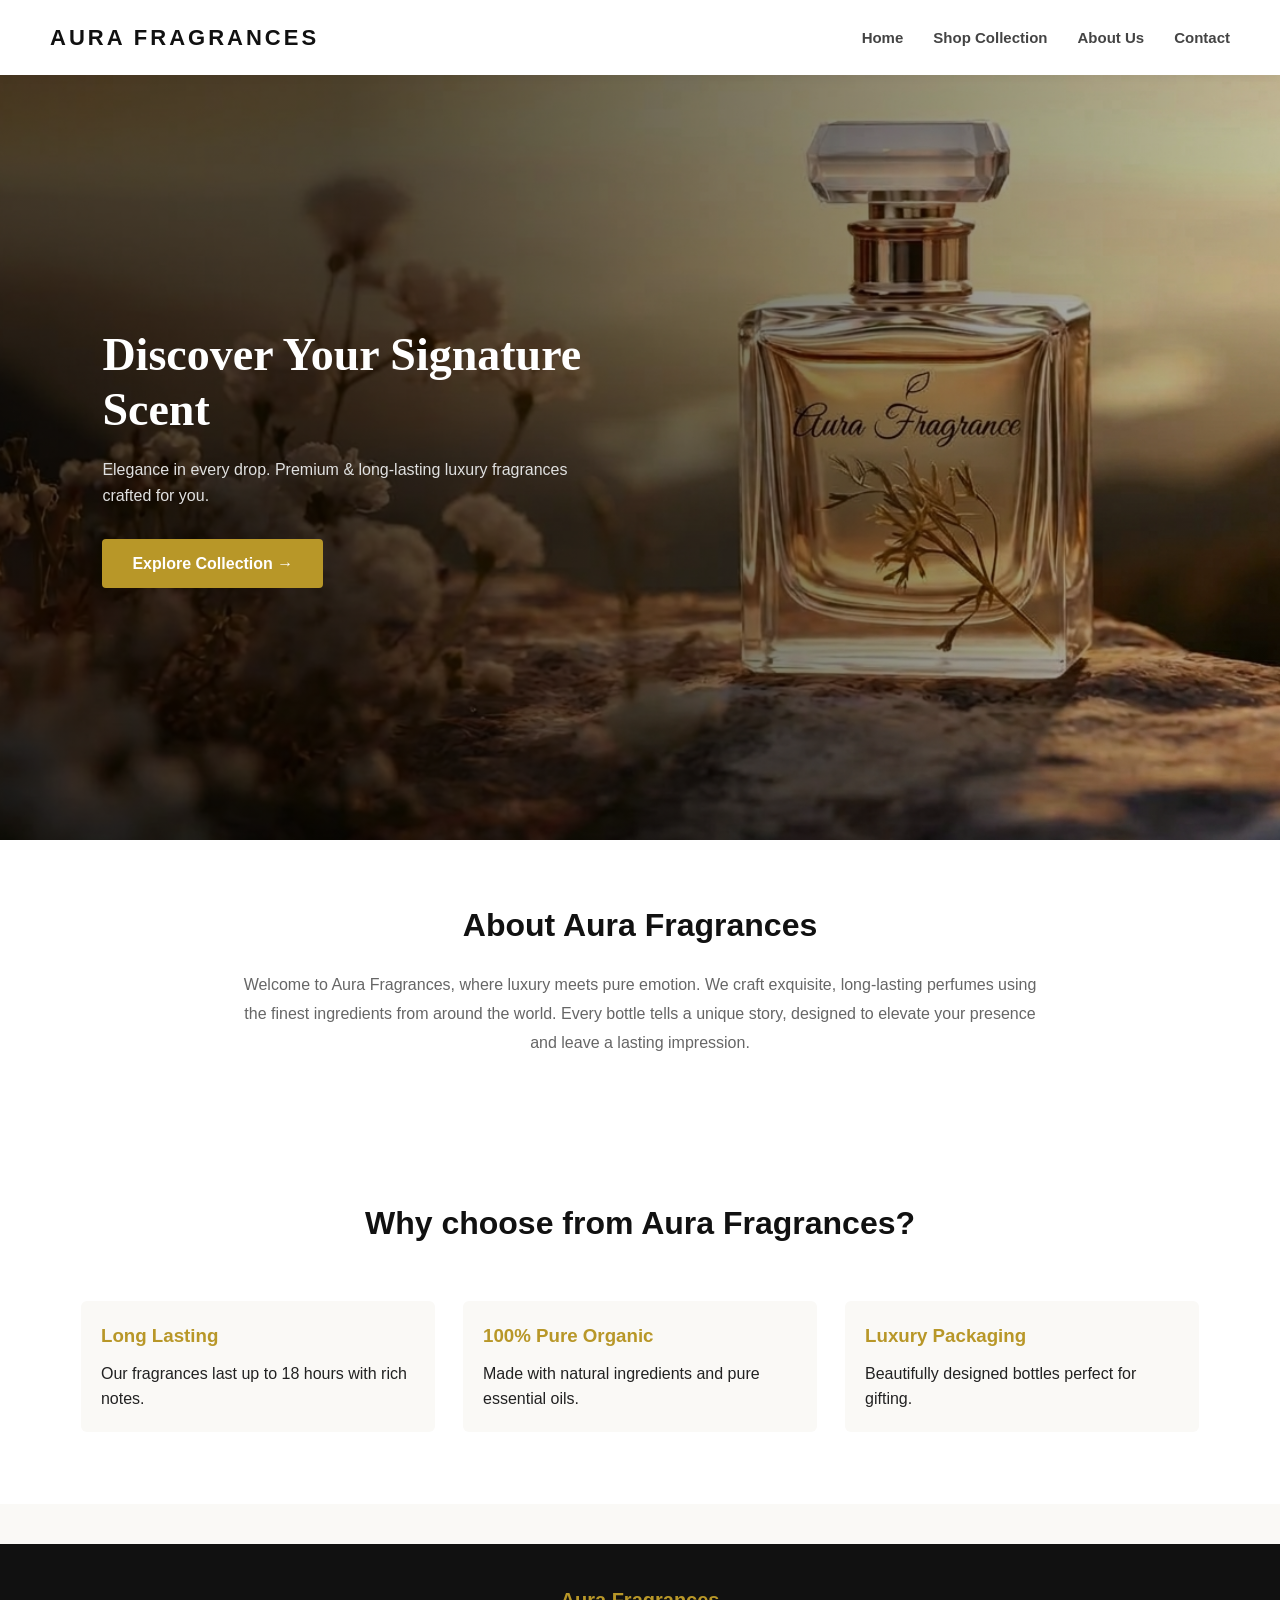
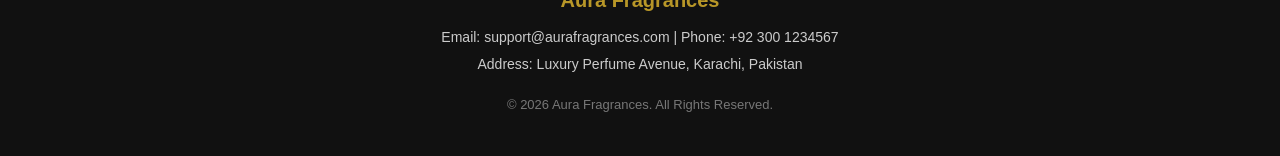
<file: index.html>
<!DOCTYPE html>
<html lang="en">
<head>
    <meta charset="UTF-8">
    <meta name="viewport" content="width=device-width, initial-scale=1.0">
    <title>Aura Fragrances | Home</title>
    <link rel="stylesheet" href="indexstyle.css">
</head>
<body>

    
    <header>
       <div class="logo">
    <a href="index.html" style="text-decoration: none; color: inherit;">AURA FRAGRANCES</a>
</div>
       <nav>
    <ul>
        <li><a href="index.html">Home</a></li>
        <li><a href="shop.html">Shop Collection</a></li>
        <li><a href="index.html#about">About Us</a></li>
        <li><a href="#footer">Contact</a></li>
    </ul>
</nav>
    </header>

   
    <section class="hero">
        <div class="hero-content">
            <h1>Discover Your Signature Scent</h1>
            <p>Elegance in every drop. Premium & long-lasting luxury fragrances crafted for you.</p>
        
            <a href="shop.html" class="hero-btn">Explore Collection &rarr;</a>
        </div>
    </section>
  
<section id="about" style="padding: 60px 20px; background: #fff; text-align: center;">
    <div style="max-width: 800px; margin: 0 auto;">
        <h2 style="font-size: 32px; color: #111; margin-bottom: 20px;">About Aura Fragrances</h2>
        <p style="color: #666; font-size: 16px; line-height: 1.8; margin-bottom: 20px;">
            Welcome to Aura Fragrances, where luxury meets pure emotion. We craft exquisite, long-lasting perfumes using the finest ingredients from around the world. Every bottle tells a unique story, designed to elevate your presence and leave a lasting impression.
        </p>
       </div>
    
</section>
  
    <section class="features">
        <h2>Why choose from Aura Fragrances?</h2>
        <div class="feature-box">
            <h3>Long Lasting</h3>
            <p>Our fragrances last up to 18 hours with rich notes.</p>
        </div>
        <div class="feature-box">
            <h3>100% Pure Organic</h3>
            <p>Made with natural ingredients and pure essential oils.</p>
        </div>
        <div class="feature-box">
            <h3>Luxury Packaging</h3>
            <p>Beautifully designed bottles perfect for gifting.</p>
        </div>
    
    </section>

   
<footer id="footer" style="background: #111; color: #fff; padding: 40px 20px; text-align: center; margin-top: 40px;">
    <div style="max-width: 800px; margin: 0 auto; margin-bottom: 20px;">
        <h3 style="color: #b89728; margin-bottom: 10px; font-size: 20px;">Aura Fragrances</h3>
        <p style="font-size: 14px; color: #ccc; margin-bottom: 5px;">Email: support@aurafragrances.com | Phone: +92 300 1234567</p>
        <p style="font-size: 14px; color: #ccc;">Address: Luxury Perfume Avenue, Karachi, Pakistan</p>
    </div>
    <p style="font-size: 13px; color: #777;">&copy; 2026 Aura Fragrances. All Rights Reserved.</p>
</footer>

<div id="cart-overlay" class="cart-overlay" onclick="toggleCart()"></div>

<div id="cart-drawer" class="cart-drawer">
   
    <div class="cart-header">
        <h3>Your Shopping Bag</h3>
        <button class="close-btn" onclick="toggleCart()">&times;</button>
    </div>

  
    <div id="cart-view" class="cart-view">
        <div id="cart-items" class="cart-items-container">
           
        </div>

        <div class="cart-footer">
            <div class="subtotal-row">
                <span>Subtotal:</span>
                <span id="cart-subtotal">Rs. 0</span>
            </div>
            <button class="checkout-btn" onclick="showCustomerForm()">Proceed to Checkout</button>
        </div>
    </div>

   
    <div id="checkout-view" class="checkout-view" style="display: none;">
        <button class="back-to-cart-btn" onclick="showCartView()">&larr; Back to Cart</button>
        <h4>Shipping Details</h4>
        
        <form id="checkout-form" onsubmit="placeOrder(event)">
            <div class="form-group">
                <label>Full Name *</label>
                <input type="text" id="cust-name" required placeholder="e.g. Ali Khan">
            </div>
            <div class="form-group">
                <label>Phone Number *</label>
                <input type="tel" id="cust-phone" required placeholder="0300-1234567">
            </div>
            <div class="form-group">
                <label>City *</label>
                <input type="text" id="cust-city" required placeholder="e.g. Lahore / Karachi">
            </div>
            <div class="form-group">
                <label>Complete Shipping Address *</label>
                <textarea id="cust-address" required rows="3" placeholder="House #, Street, Area..."></textarea>
            </div>
            
            <div class="payment-method-box">
                <p><strong>Payment Method:</strong> Cash on Delivery (COD)</p>
            </div>

            <button type="submit" class="place-order-btn">Confirm & Place Order</button>
        </form>
    </div>
</div>
<div id="custom-toast">Your cart is empty. Please add items to checkout.</div>
<script src="indexscript.js"></script>
</body>
</html>
</file>
<file: indexstyle.css>
* {
    margin: 0;
    padding: 0;
    box-sizing: border-box;
    font-family: 'Segoe UI', Tahoma, Geneva, Verdana, sans-serif;
}

body {
    background-color: #faf9f6;
    color: #222;
    line-height: 1.6;
}

header {
    display: flex;
    justify-content: space-between;
    align-items: center;
    padding: 20px 50px;
    background: #ffffff;
    box-shadow: 0 2px 10px rgba(0,0,0,0.05);
    position: sticky;
    top: 0;
    z-index: 100;
}

.logo {
    font-size: 22px;
    font-weight: bold;
    letter-spacing: 3px;
    color: #111;
}

nav ul {
    display: flex;
    list-style: none;
    gap: 30px;
}

nav ul li a {
    text-decoration: none;
    color: #444;
    font-weight: 600;
    font-size: 15px;
    transition: color 0.3s ease;
}

nav ul li a:hover, nav ul li a.active {
    color: #b89728;
}

.cart-btn {
    cursor: pointer;
    background-color: #111;
    color: #fff;
    padding: 8px 18px;
    border-radius: 20px;
    font-size: 14px;
    font-weight: 600;
    transition: background 0.3s ease;
}

.cart-btn:hover {
    background-color: #b89728;
}


.hero {
    height: 85vh;
    display: flex;
    align-items: center;
    justify-content: flex-start;
    padding: 0 8%;
    position: relative;
    overflow: hidden; 
    color: white;
}

.hero::before {
    content: '';
    position: absolute;
    top: 0;
    left: 0;
    width: 100%;
    height: 100%;
    
   
    background: linear-gradient(to right, rgba(0, 0, 0, 0.7) 30%, rgba(0, 0, 0, 0.2) 100%), 
                url('image_21405623.jpg') no-repeat center top / cover;
    
    transform: scale(1.15);
    
   
    transition: transform 0.8s cubic-bezier(0.25, 1, 0.5, 1);
    z-index: 1;
}

.hero:hover::before {
   
    transform: scale(1);
}
.hero-content {
    max-width: 480px;
    text-align: left;
    position: relative;
    z-index: 2; 
}

.hero-content h1 {
    font-size: 46px;
    font-family: serif;
    margin-bottom: 20px;
    line-height: 1.2;
    color: #ffffff;
}

.hero-content p {
    font-size: 16px;
    margin-bottom: 30px;
    color: #e0e0e0;
    line-height: 1.6;
}

.hero-btn {
    display: inline-block;
    background: #b89728;
    color: #ffffff;
    padding: 12px 30px;
    text-decoration: none;
    border-radius: 4px;
    font-weight: bold;
    transition: background 0.3s ease, transform 0.2s ease;
}

.hero-btn:hover {
    background: #ffffff;
    color: #111111;
    transform: translateY(-2px);
}

.features {
    padding: 60px 50px;
    text-align: center;
    background: #fff;
}

.features h2 {
    font-size: 32px;
    margin-bottom: 40px;
    color: #111;
}

.feature-box {
    display: inline-block;
    width: 30%;
    margin: 1%;
    padding: 20px;
    background: #faf9f6;
    border-radius: 6px;
    text-align: left;
}

.feature-box h3 {
    margin-bottom: 10px;
    color: #b89728;
}


.shop-header {
    text-align: center;
    padding: 40px 20px 20px 20px;
}

.shop-header h1 {
    font-size: 36px;
    color: #111;
    margin-bottom: 10px;
}

.products-section {
    padding: 40px 50px;
}

.products-grid {
    display: grid;
    grid-template-columns: repeat(auto-fit, minmax(260px, 1fr));
    gap: 30px;
}

.product-card {
    background: #fff;
    border: 1px solid #e5e5e5;
    padding: 20px;
    text-align: center;
    border-radius: 8px;
    transition: transform 0.3s ease, box-shadow 0.3s ease;
}

.product-card:hover {
    transform: translateY(-5px);
    box-shadow: 0 10px 20px rgba(0,0,0,0.08);
}

.product-card img {
    width: 100%;
    height: 220px;
    object-fit: cover;
    border-radius: 6px;
    margin-bottom: 15px;
}

.product-card h3 {
    font-size: 18px;
    margin-bottom: 8px;
    color: #222;
}

.product-card p {
    color: #666;
    font-size: 14px;
    margin-bottom: 12px;
}

.price {
    font-weight: bold;
    color: #b89728;
    font-size: 16px;
    margin-bottom: 15px;
}


.add-btn {
    background-color: #111;
    color: white;
    border: none;
    padding: 10px 20px;
    cursor: pointer;
    border-radius: 4px;
    font-weight: 600;
    transition: background 0.3s ease;
}

.add-btn:hover {
    background-color: #b89728;
}


.cart-modal {
    display: none;
    position: fixed;
    top: 0;
    right: 0;
    width: 350px;
    height: 100%;
    background: #fff;
    box-shadow: -5px 0 15px rgba(0,0,0,0.1);
    z-index: 1000;
    padding: 25px;
    overflow-y: auto;
}

.cart-content h2 {
    margin-bottom: 20px;
    font-size: 22px;
}

.close-btn {
    font-size: 28px;
    cursor: pointer;
    float: right;
    font-weight: bold;
    color: #555;
}

.close-btn:hover {
    color: #000;
}

.cart-footer {
    margin-top: 30px;
    border-top: 1px solid #ddd;
    padding-top: 20px;
}

.checkout-btn {
    width: 100%;
    background-color: #28a745;
    color: white;
    border: none;
    padding: 12px;
    font-size: 16px;
    font-weight: bold;
    cursor: pointer;
    border-radius: 4px;
    margin-top: 15px;
    transition: background 0.3s ease;
}

.checkout-btn:hover {
    background-color: #218838;
}

footer {
    text-align: center;
    padding: 20px;
    background: #111;
    color: #aaa;
    font-size: 14px;
    margin-top: 50px;
}

.cart-icon-wrapper {
    position: relative;
    cursor: pointer;
    font-size: 20px;
}
.cart-badge {
    position: absolute;
    top: -8px;
    right: -10px;
    background-color: #b89728; 
    color: #ffffff;
    font-size: 11px;
    font-weight: bold;
    width: 18px;
    height: 18px;
    border-radius: 50%;
    display: flex;
    align-items: center;
    justify-content: center;
}


.cart-overlay {
    position: fixed;
    top: 0; left: 0; width: 100%; height: 100%;
    background: rgba(0, 0, 0, 0.5);
    opacity: 0; visibility: hidden;
    transition: all 0.3s ease;
    z-index: 998;
}
.cart-overlay.open { opacity: 1; visibility: visible; }

.cart-drawer {
    position: fixed;
    top: 0; right: -420px;
    width: 380px; height: 100%;
    background: #ffffff;
    box-shadow: -4px 0 15px rgba(0,0,0,0.1);
    transition: right 0.3s ease;
    z-index: 999;
    padding: 20px;
    display: flex;
    flex-direction: column;
}
.cart-drawer.open { right: 0; }

.cart-header {
    display: flex; justify-content: space-between; align-items: center;
    border-bottom: 1px solid #eee; padding-bottom: 12px;
}
.close-btn { background: none; border: none; font-size: 24px; cursor: pointer; }


.cart-items-container {
    flex-grow: 1; overflow-y: auto; padding: 15px 0;
}
.cart-item {
    display: flex; align-items: center; gap: 12px;
    margin-bottom: 15px; border-bottom: 1px solid #f9f9f9; padding-bottom: 10px;
}
.cart-item-img { width: 60px; height: 60px; object-fit: cover; border-radius: 6px; }
.cart-item-info { flex-grow: 1; }
.cart-item-title { font-size: 13px; font-weight: 600; margin-bottom: 4px; }
.cart-item-price { font-size: 12px; color: #b89728; font-weight: bold; }

.quantity-controls {
    display: flex; align-items: center; gap: 8px; margin-top: 6px;
}
.quantity-controls button {
    background: #f0f0f0; border: none; width: 22px; height: 22px;
    border-radius: 4px; cursor: pointer; font-weight: bold;
}
.delete-btn { background: none; border: none; font-size: 18px; color: #888; cursor: pointer; }

.cart-footer { border-top: 1px solid #eee; padding-top: 15px; }
.subtotal-row { display: flex; justify-content: space-between; font-weight: bold; font-size: 16px; margin-bottom: 12px; }
.checkout-btn, .place-order-btn {
    width: 100%; background: #b89728; color: #fff; border: none;
    padding: 12px; border-radius: 6px; font-weight: 600; cursor: pointer;
}


.checkout-view h4 { margin-top: 15px; margin-bottom: 15px; }
.back-to-cart-btn { background: none; border: none; color: #b89728; cursor: pointer; font-weight: 600; }
.form-group { margin-bottom: 12px; text-align: left; }
.form-group label { display: block; font-size: 12px; font-weight: 600; margin-bottom: 4px; }
.form-group input, .form-group textarea {
    width: 100%; padding: 8px; border: 1px solid #ccc; border-radius: 4px; font-size: 13px;
}
.payment-method-box { background: #f9f9f9; padding: 10px; font-size: 12px; margin-bottom: 15px; border-left: 3px solid #b89728; }

#custom-toast {
    position: fixed;
    bottom: 30px;
    left: 50%;
    transform: translateX(-50%) translateY(100px);
    background-color: #111;
    color: #fff;
    padding: 12px 24px;
    border-radius: 6px;
    font-size: 14px;
    font-weight: 500;
    box-shadow: 0 5px 15px rgba(0,0,0,0.2);
    transition: transform 0.3s ease, opacity 0.3s ease;
    opacity: 0;
    z-index: 9999;
    border-left: 4px solid #b89728; 
}

#custom-toast.show {
    transform: translateX(-50%) translateY(0);
    opacity: 1;
}
@media (max-width: 768px) {
  
    header, .navbar {
        flex-direction: column !important;
        align-items: center !important;
        text-align: center;
        padding: 10px !important;
    }

    
    .nav-links, nav ul {
        display: flex;
        flex-wrap: wrap;
        justify-content: center;
        gap: 15px;
        margin-top: 10px;
        padding: 0;
    }
}
</file>
